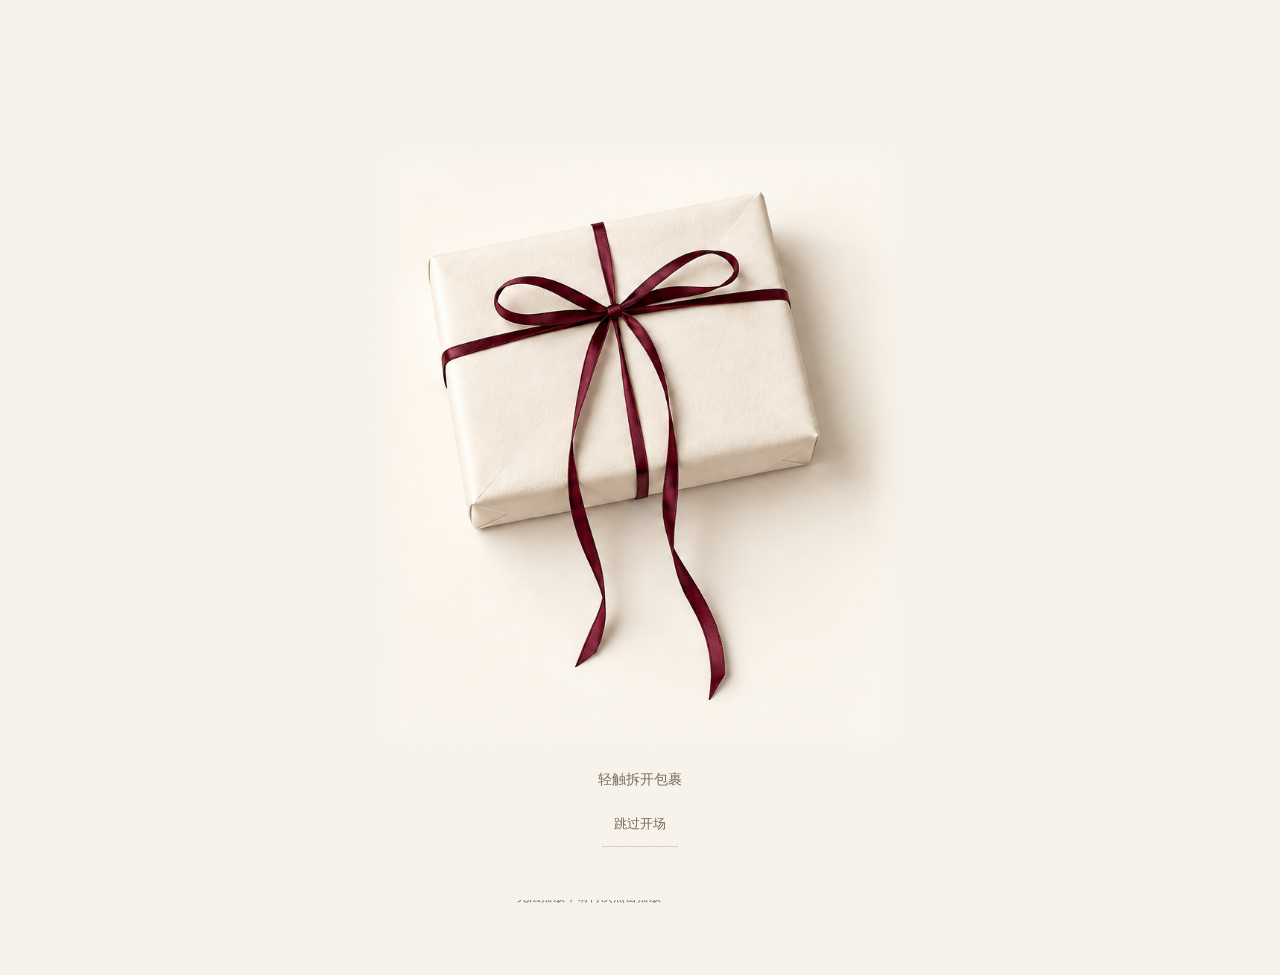
<file: index.html>
<!doctype html>
<html lang="zh-CN">
<head>
  <meta charset="utf-8">
  <meta name="viewport" content="width=device-width, initial-scale=1">
  <meta name="theme-color" content="#f7f3eb">
  <title>Eleanor</title>
  <link rel="icon" href="data:,">
  <link rel="stylesheet" href="styles.css">
  <script src="content.js" defer></script>
  <script src="script.js" defer></script>
</head>
<body data-page="home">
  <a class="skip-link" href="#main">跳至内容</a>
  <header class="site-header">
    <a class="site-mark" href="index.html" aria-label="首页"><svg viewBox="0 0 32 32" aria-hidden="true"><path d="M5 8h13v18H5zM11 4h16v19h-5M9 19l3-4 3 3"/></svg></a>
    <nav aria-label="页面"><a href="index.html" data-nav="home">首页</a><span aria-hidden="true">/</span><a href="voices.html" data-nav="voices">语音贺卡</a><span aria-hidden="true">/</span><a href="photos.html" data-nav="photos">相册</a></nav>
  </header>
  <main id="main" class="page home-page" tabindex="-1">
    <header id="hero" class="hero" hidden><h1 id="hero-title" hidden></h1><p id="hero-body" hidden></p></header>
    <section class="gift-intro" aria-label="页面入口">
      <a href="voices.html" class="letter-entry" aria-label="打开语音贺卡">
        <span class="entry-paper" aria-hidden="true"><span class="paper-lines"></span></span>
        <span class="entry-envelope" aria-hidden="true"><span class="envelope-fold"></span><span class="wax-seal" id="voice-entry-count">09</span></span>
        <span class="entry-label"><span data-label="message">语音贺卡</span><svg viewBox="0 0 24 24" aria-hidden="true"><path d="M4 12h15m-6-6 6 6-6 6"/></svg></span>
      </a>
      <a href="photos.html" class="album-entry" aria-label="打开相册">
        <span class="album-cover" aria-hidden="true"><span class="album-spine"></span><span class="album-frame"><svg viewBox="0 0 32 32"><path d="M5 5h22v22H5zM5 23l8-10 6 7 3-3 5 6"/><circle cx="22" cy="11" r="2"/></svg></span><span id="album-entry-count" class="album-count">06</span></span>
        <span class="entry-label"><span data-label="album">相册</span><svg viewBox="0 0 24 24" aria-hidden="true"><path d="M4 12h15m-6-6 6 6-6 6"/></svg></span>
      </a>
    </section>
    <footer class="home-music"><div id="music-player" class="music-mini"></div></footer>
    <noscript>请启用 JavaScript 以使用播放器和照片查看器。</noscript>
  </main>
  <dialog id="parcel-dialog" class="parcel-dialog" aria-label="拆开包裹" aria-describedby="parcel-hint">
    <div class="parcel-content">
      <header id="opening-copy" class="opening-copy"><h2 id="parcel-heading" class="parcel-heading" hidden></h2><p id="opening-body" hidden></p></header>
      <button id="parcel-open" class="parcel-open" type="button" aria-label="拆开包裹">
        <span class="parcel-scene"><svg class="parcel-art" viewBox="420 180 730 820" aria-hidden="true" focusable="false">
          <defs>
            <image id="parcel-photo" width="1536" height="1024" />
            <image id="parcel-paper-photo" width="1536" height="1024" />
            <!-- Isolate the burgundy ribbon for motion; the approved photo is untouched. -->
            <filter id="ribbon-color-mask" color-interpolation-filters="sRGB" x="-15%" y="-15%" width="130%" height="130%">
              <feColorMatrix type="matrix" values="1 0 0 0 0  0 1 0 0 0  0 0 1 0 0  9 -9 0 0 -.65" />
              <feComponentTransfer><feFuncA type="discrete" tableValues="0 1" /></feComponentTransfer>
            </filter>
            <g id="parcel-ribbon-photo" filter="url(#ribbon-color-mask)"><use href="#parcel-photo" /></g>
            <clipPath id="clip-ribbon-top"><path d="M700 270H780L767 396 735 407Z" /></clipPath>
            <clipPath id="clip-ribbon-left"><path d="M480 427 735 394 752 421 500 530Z" /></clipPath>
            <clipPath id="clip-ribbon-right"><path d="M765 393 1010 357 1030 423 763 434Z" /></clipPath>
            <clipPath id="clip-bow-left"><path d="M560 333H720L740 398 725 421 550 425Z" /></clipPath>
            <clipPath id="clip-bow-right"><path d="M756 383 811 309H943V392L772 415Z" /></clipPath>
            <clipPath id="clip-tail-left"><path d="M732 425 751 430 782 670 752 925H643V504Z" /></clipPath>
            <clipPath id="clip-tail-right"><path d="M761 425 824 461 927 961H795L759 704 750 433Z" /></clipPath>
            <clipPath id="clip-knot"><path d="M733 394 767 393 774 431 741 440Z" /></clipPath>
          </defs>
          <g class="parcel-paper-base"><use href="#parcel-paper-photo" /></g>
          <g class="ribbon-pieces">
            <g class="ribbon-piece ribbon-top"><g clip-path="url(#clip-ribbon-top)"><use href="#parcel-ribbon-photo" /></g></g>
            <g class="ribbon-piece ribbon-left"><g clip-path="url(#clip-ribbon-left)"><use href="#parcel-ribbon-photo" /></g></g>
            <g class="ribbon-piece ribbon-right"><g clip-path="url(#clip-ribbon-right)"><use href="#parcel-ribbon-photo" /></g></g>
            <g class="ribbon-piece ribbon-loop-left"><g clip-path="url(#clip-bow-left)"><use href="#parcel-ribbon-photo" /></g></g>
            <g class="ribbon-piece ribbon-loop-right"><g clip-path="url(#clip-bow-right)"><use href="#parcel-ribbon-photo" /></g></g>
            <g class="ribbon-piece ribbon-tail-left"><g clip-path="url(#clip-tail-left)"><use href="#parcel-ribbon-photo" /></g></g>
            <g class="ribbon-piece ribbon-tail-right"><g clip-path="url(#clip-tail-right)"><use href="#parcel-ribbon-photo" /></g></g>
            <g class="ribbon-piece ribbon-knot"><g clip-path="url(#clip-knot)"><use href="#parcel-ribbon-photo" /></g></g>
          </g>
          <g class="parcel-approved-cover"><use href="#parcel-photo" /></g>
        </svg></span>
      </button>
      <p id="parcel-hint" class="parcel-hint" data-label="openParcel">轻触拆开包裹</p>
      <button id="parcel-skip" class="text-button parcel-skip" type="button" data-label="skipOpening">跳过开场</button>
    </div>
  </dialog>
</body>
</html>
</file>
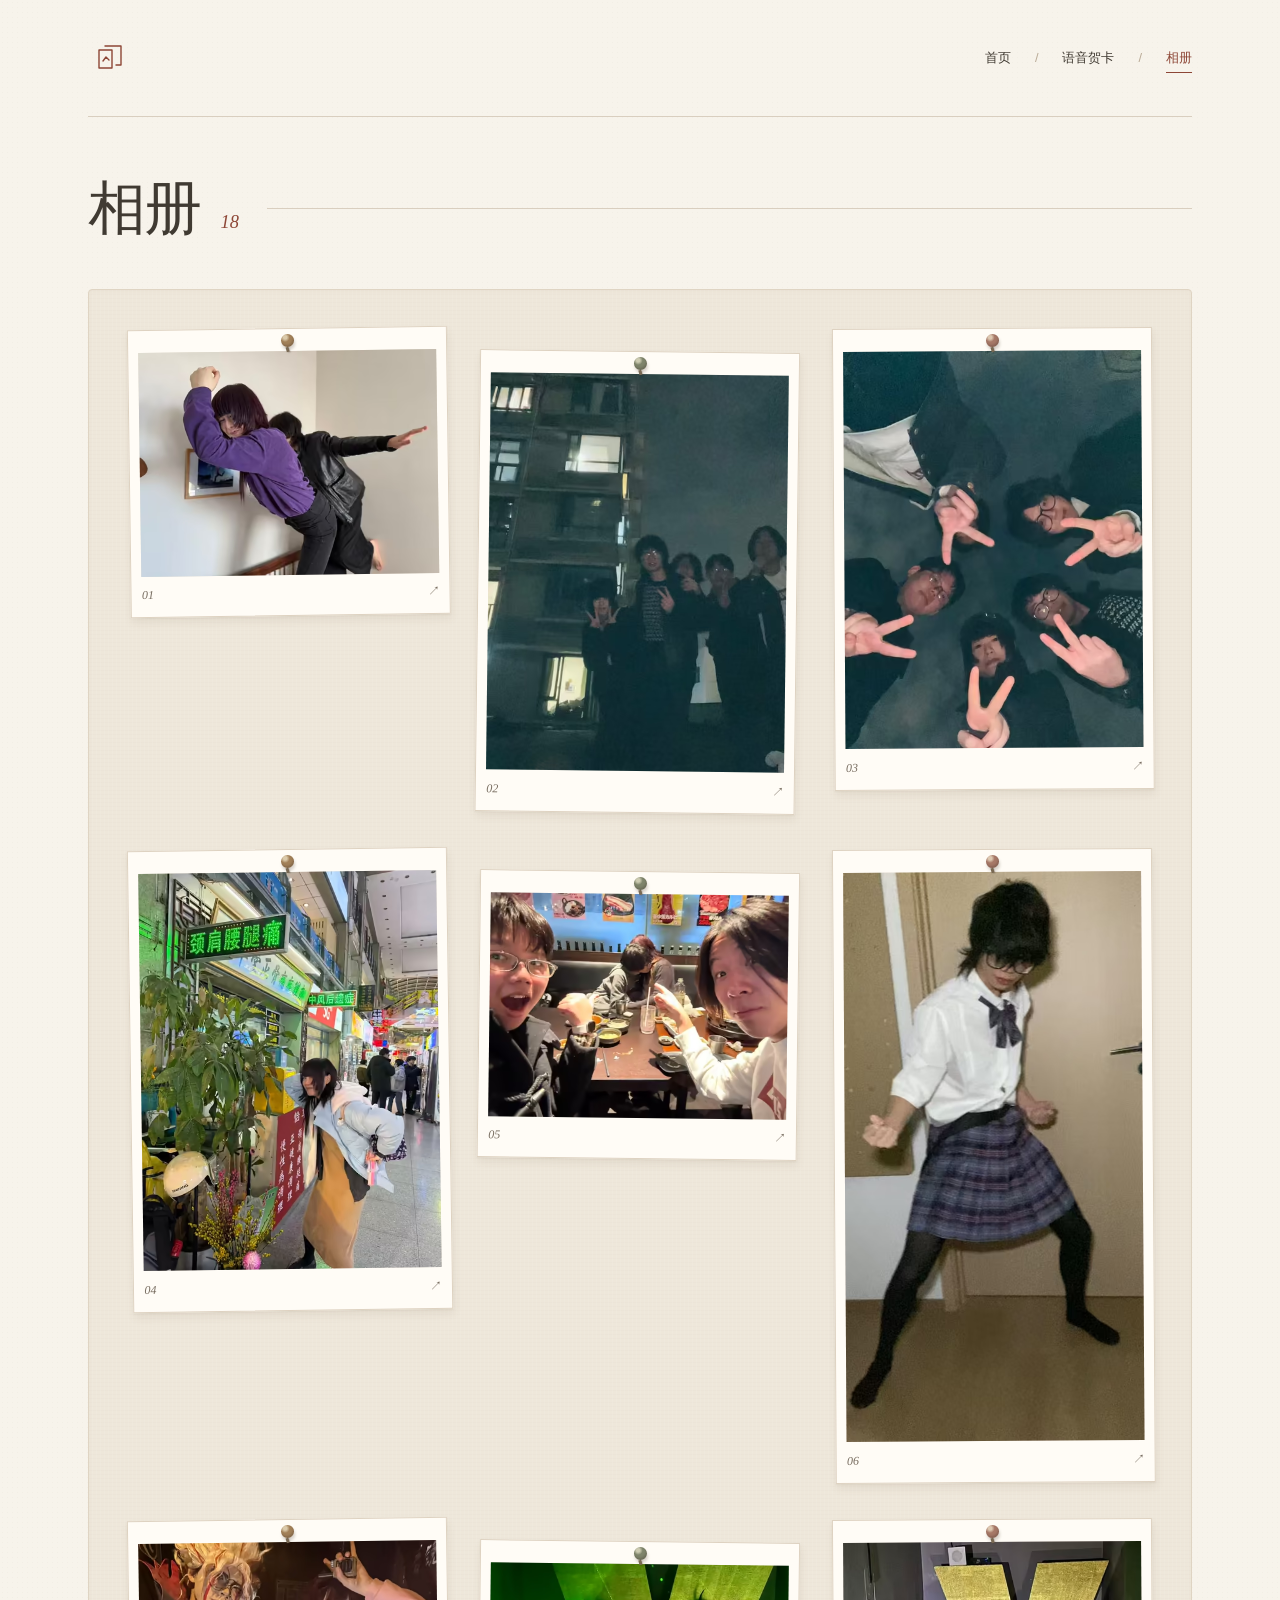
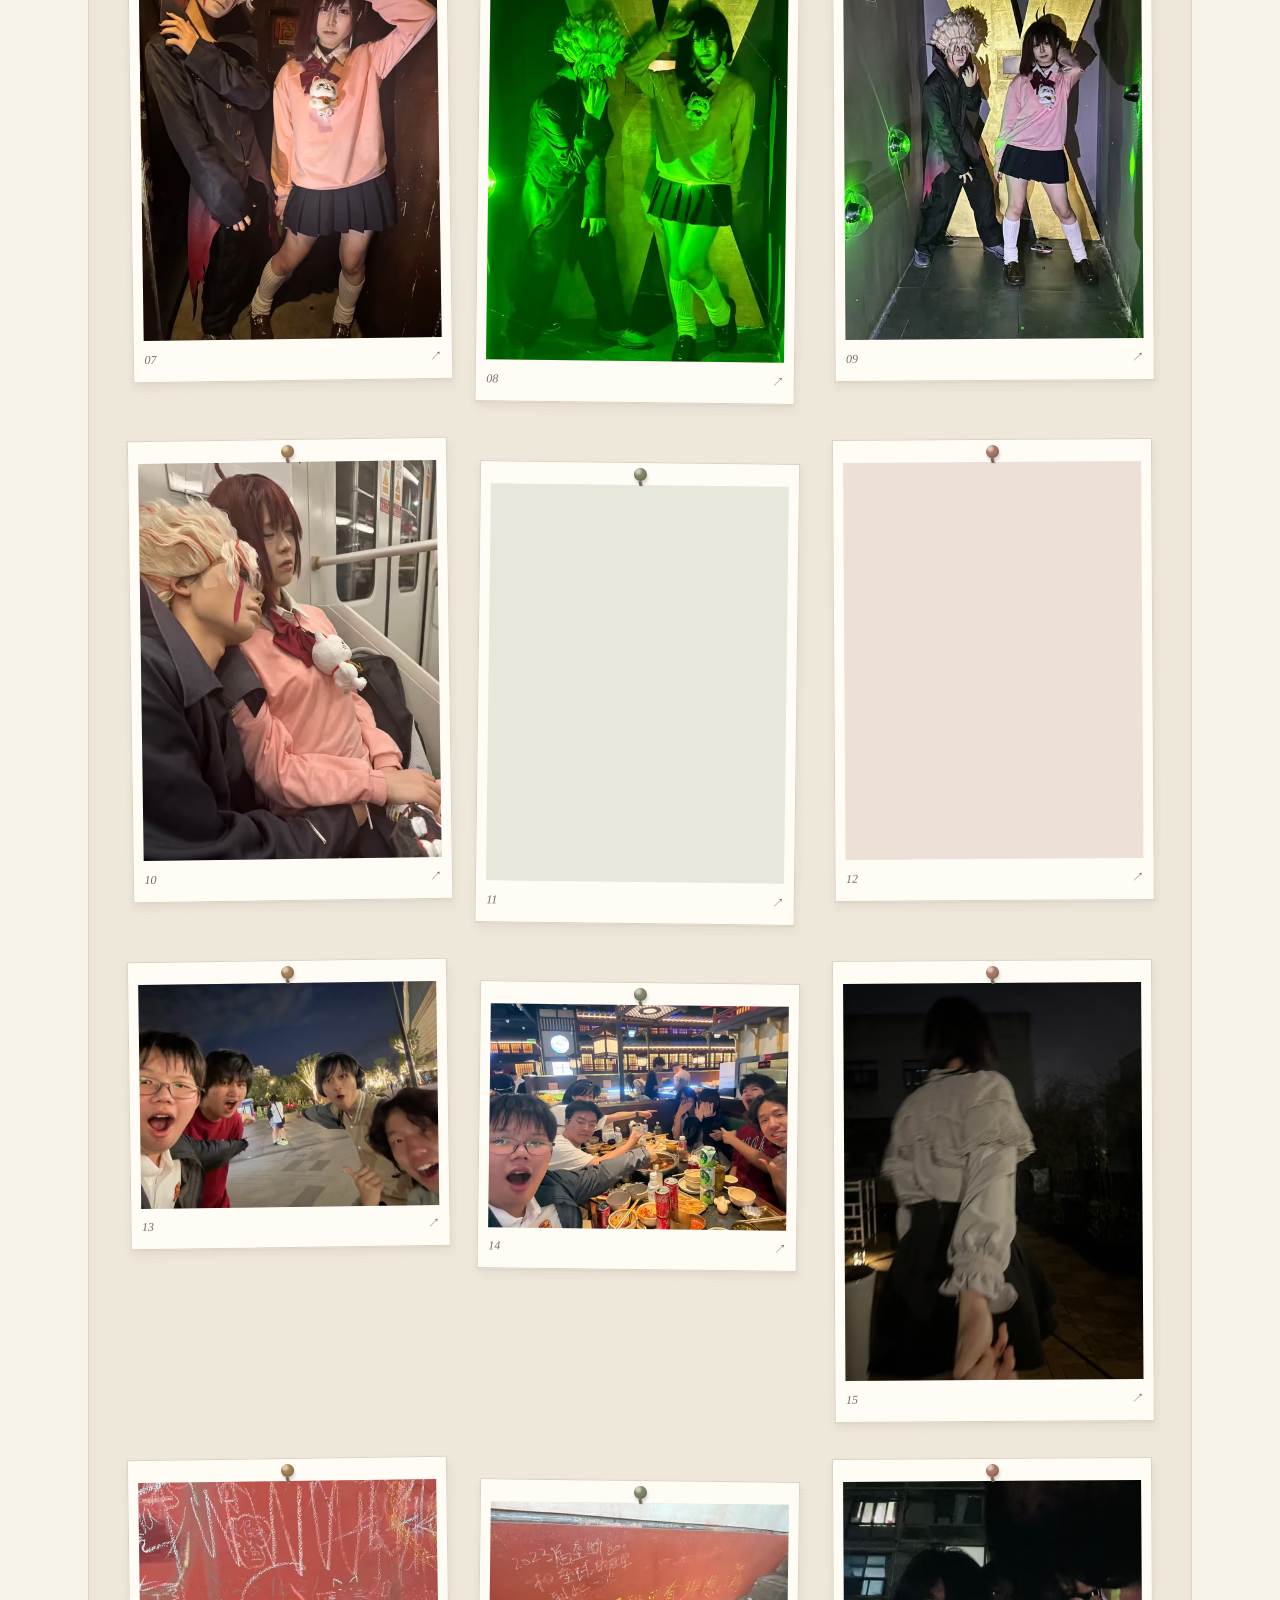
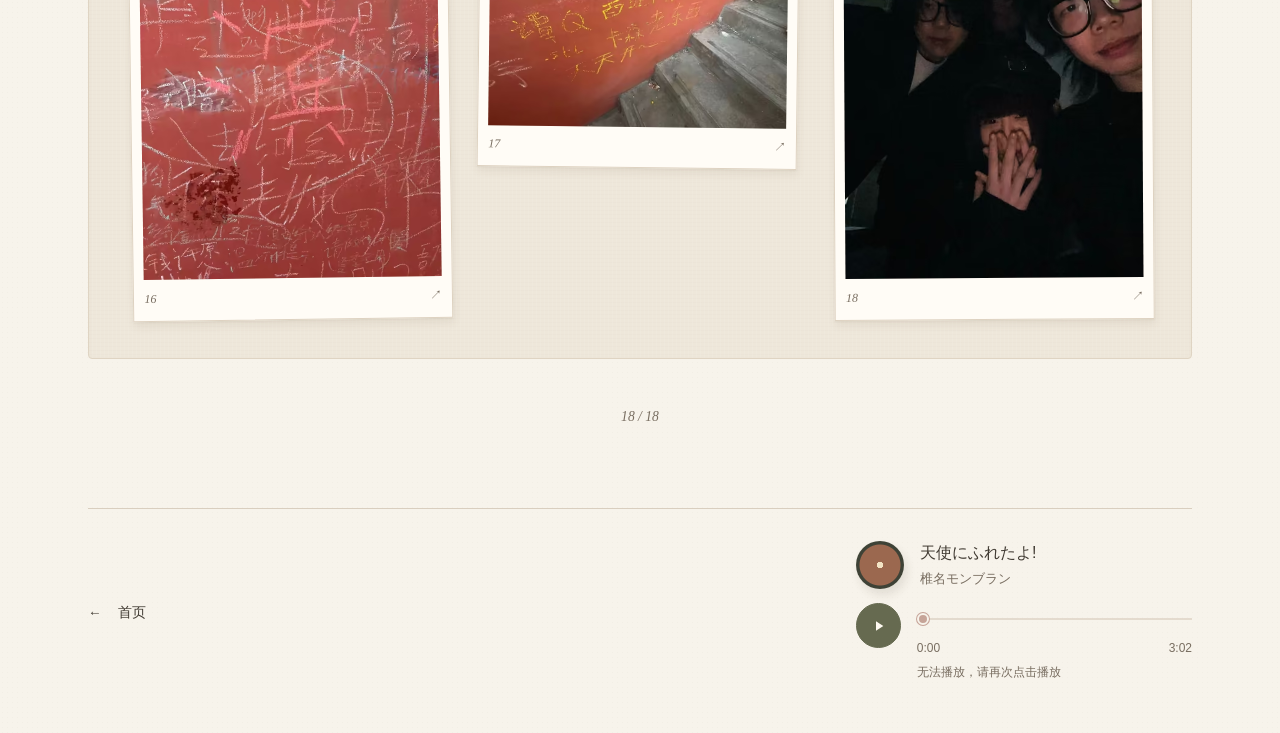
<file: photos.html>
<!doctype html>
<html lang="zh-CN">
<head>
  <meta charset="utf-8">
  <meta name="viewport" content="width=device-width, initial-scale=1">
  <meta name="theme-color" content="#f7f3eb">
  <title>相册 · Eleanor</title>
  <link rel="icon" href="data:,">
  <link rel="stylesheet" href="styles.css">
  <script src="content.js" defer></script>
  <script src="script.js" defer></script>
</head>
<body data-page="photos">
  <a class="skip-link" href="#main">跳至内容</a>
  <header class="site-header">
    <a class="site-mark" href="index.html" aria-label="首页"><svg viewBox="0 0 32 32" aria-hidden="true"><path d="M5 8h13v18H5zM11 4h16v19h-5M9 19l3-4 3 3"/></svg></a>
    <nav aria-label="页面"><a href="index.html" data-nav="home">首页</a><span aria-hidden="true">/</span><a href="voices.html" data-nav="voices">语音贺卡</a><span aria-hidden="true">/</span><a href="photos.html" data-nav="photos">相册</a></nav>
  </header>
  <main id="main" class="page album-page" tabindex="-1">
    <section id="photos" class="photos" aria-labelledby="photos-heading">
      <div class="section-heading"><h1 id="photos-heading">相册</h1><span id="photo-count" class="section-count" aria-hidden="true"></span><span class="heading-line" aria-hidden="true"></span></div>
      <div id="photo-grid" class="photo-grid"></div>
      <p id="photos-empty" class="empty-state" hidden></p>
      <div class="gallery-bottom"><p id="gallery-progress" class="gallery-progress" role="status"></p><button id="load-more" type="button" class="text-button" hidden>加载更多照片</button></div>
    </section>
    <footer class="voice-footer"><a class="back-link" href="index.html"><span aria-hidden="true">←</span><span data-label="home">首页</span></a><div id="music-player" class="music-mini"></div></footer>
    <noscript>请启用 JavaScript 以使用播放器和照片查看器。</noscript>
  </main>
  <dialog id="viewer" class="viewer" aria-labelledby="viewer-title">
    <div class="viewer-panel">
      <div class="viewer-toolbar"><h2 id="viewer-title">照片</h2><button id="viewer-close" class="icon-button" type="button" aria-label="关闭图片查看器" autofocus></button></div>
      <div id="viewer-stage" class="viewer-stage" aria-busy="false"><p id="viewer-status" role="status"></p></div>
      <div class="viewer-navigation"><button id="viewer-prev" class="icon-button" type="button" aria-label="上一张"></button><p id="viewer-counter" aria-live="polite" aria-atomic="true"></p><button id="viewer-next" class="icon-button" type="button" aria-label="下一张"></button></div>
      <p id="viewer-caption" class="viewer-caption" hidden></p>
    </div>
  </dialog>
</body>
</html>
</file>
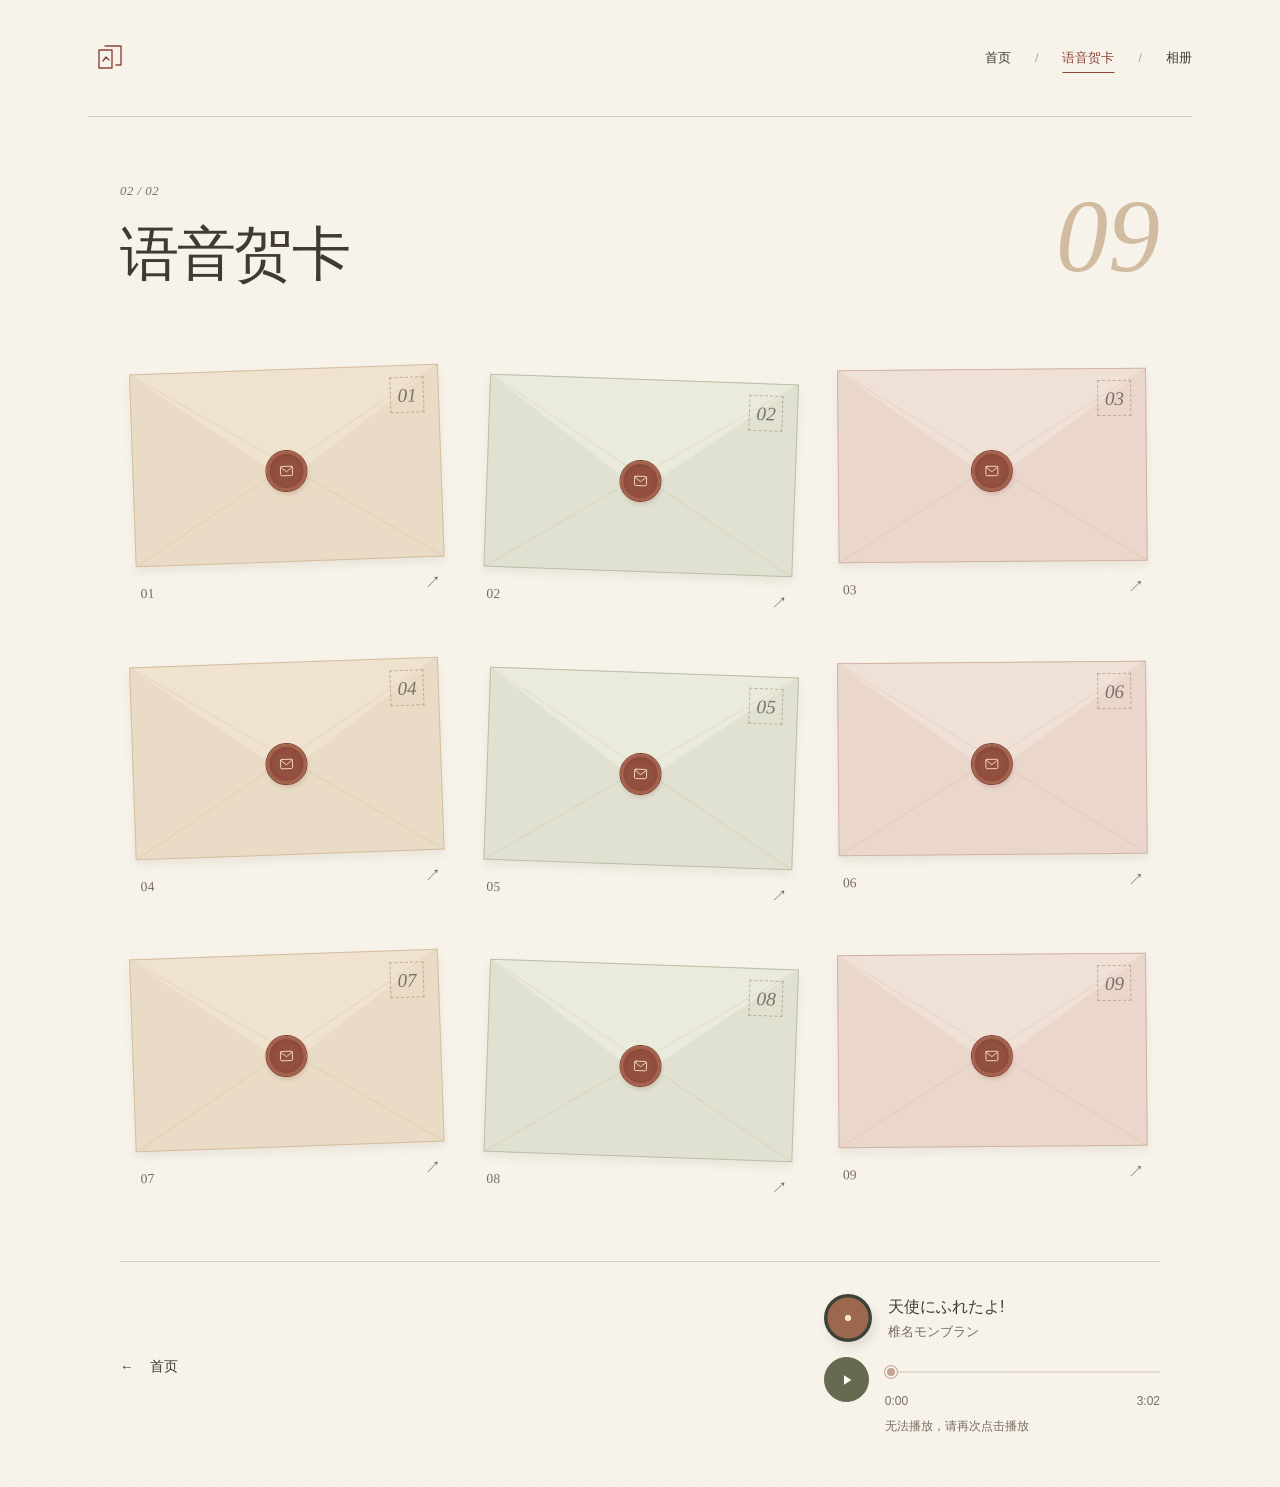
<file: voices.html>
<!doctype html>
<html lang="zh-CN">
<head>
  <meta charset="utf-8">
  <meta name="viewport" content="width=device-width, initial-scale=1">
  <meta name="theme-color" content="#f7f3eb">
  <title>语音贺卡 · Eleanor</title>
  <link rel="icon" href="data:,">
  <link rel="stylesheet" href="styles.css">
  <script src="content.js" defer></script>
  <script src="script.js" defer></script>
</head>
<body data-page="voices">
  <a class="skip-link" href="#main">跳至内容</a>
  <header class="site-header">
    <a class="site-mark" href="index.html" aria-label="首页"><svg viewBox="0 0 32 32" aria-hidden="true"><path d="M5 8h13v18H5zM11 4h16v19h-5M9 19l3-4 3 3"/></svg></a>
    <nav aria-label="页面"><a href="index.html" data-nav="home">首页</a><span aria-hidden="true">/</span><a href="voices.html" data-nav="voices">语音贺卡</a><span aria-hidden="true">/</span><a href="photos.html" data-nav="photos">相册</a></nav>
  </header>
  <main id="main" class="page voice-page" tabindex="-1">
    <div class="voice-heading"><div><span class="page-index" aria-hidden="true">02 / 02</span><h1 data-label="message">语音贺卡</h1></div><span id="voice-count" class="voice-total" aria-hidden="true">09</span></div>
    <div id="voice-grid" class="voice-grid"></div>
    <p id="voices-empty" class="empty-state" hidden></p>
    <footer class="voice-footer"><a class="back-link" href="index.html"><span aria-hidden="true">←</span><span data-label="home">首页</span></a><div id="music-player" class="music-mini"></div></footer>
    <noscript>请启用 JavaScript 以使用语音贺卡。</noscript>
  </main>
  <dialog id="letter-dialog" class="letter-dialog" aria-labelledby="letter-title">
    <div class="letter-sheet">
      <div class="letter-toolbar"><span id="letter-number" class="page-index"></span><button id="letter-close" class="icon-button" type="button" aria-label="关闭语音贺卡" autofocus></button></div>
      <span class="letter-emblem" aria-hidden="true"><svg viewBox="0 0 24 24"><path d="M3 8l9-5 9 5v12H3zM3 8l9 7 9-7"/></svg></span>
      <h2 id="letter-title">语音贺卡</h2>
      <p id="letter-note" class="letter-note" hidden></p>
      <div id="voice-players"></div>
      <div class="letter-navigation"><button id="letter-prev" class="text-button" type="button">上一份</button><p id="letter-counter" aria-live="polite" aria-atomic="true"></p><button id="letter-next" class="text-button" type="button">下一份</button></div>
    </div>
  </dialog>
</body>
</html>
</file>
<file: styles.css>
/* Project choices: warm paper, local serif headings, restrained physical detail.
   Motion is limited to pointer feedback; keyboard and reduced-motion are static. */
:root {
  color-scheme: light;
  --paper: #f7f3eb; --ink: #403a32; --muted: #786d60;
  --accent: #8d4636; --line: #d9cebf; --olive: #666a50;
  --serif: "Songti SC", "Noto Serif CJK SC", "STSong", Georgia, serif;
  --ease-out: cubic-bezier(.23, 1, .32, 1);
  font: 100%/1.6 -apple-system, BlinkMacSystemFont, "Segoe UI", "PingFang SC", "Microsoft YaHei", sans-serif;
  color: var(--ink); background: var(--paper); font-synthesis: none;
  -webkit-text-size-adjust: 100%;
}
*, *::before, *::after { box-sizing: border-box; }
body { margin: 0; background-image: radial-gradient(#8f78640b .7px, transparent .7px); background-size: 5px 5px; }
[hidden] { display: none !important; }
button, input { font: inherit; }
a { color: inherit; text-decoration: none; }
button, a { -webkit-tap-highlight-color: transparent; touch-action: manipulation; }
button { color: inherit; cursor: pointer; }
button:disabled { cursor: default; }
:focus-visible { outline: 3px solid var(--accent); outline-offset: 5px; }
button:active:not(:disabled), .letter-entry:active { transform: scale(.98); }
button:focus-visible:active { transform: none; }
svg { width: 1.5rem; height: 1.5rem; fill: none; stroke: currentColor; stroke-width: 1.4; stroke-linecap: round; stroke-linejoin: round; flex: none; }
h1, h2, p { margin: 0; }
h1, h2 { font-weight: 500; overflow-wrap: anywhere; }
.site-header, .page { width: min(100% - 5rem, 69rem); margin-inline: auto; }
.site-header { display: flex; justify-content: space-between; align-items: center; padding: 2.25rem 0; border-bottom: 1px solid var(--line); }
.site-mark { display: grid; place-items: center; min-width: 44px; min-height: 44px; color: var(--accent); }
.site-mark svg { width: 2rem; height: 2rem; }
.site-header nav { display: flex; align-items: center; gap: 1.5rem; font-size: .8rem; }
.site-header nav a { display: flex; align-items: center; min-height: 44px; }
.site-header nav span { color: #baab97; }
.site-header nav [aria-current] { color: var(--accent); text-decoration: underline; text-underline-offset: .65rem; text-decoration-thickness: 1px; }
.page { padding-bottom: 2rem; }
.page:focus { outline: none; }
.skip-link { position: fixed; top: .75rem; left: 1rem; z-index: 5; padding: .65rem 1rem; color: white; background: var(--ink); transform: translateY(-200%); }
.skip-link:focus { transform: none; }
.hero { max-width: 48rem; padding: 4rem 0 0; overflow-wrap: anywhere; }
.hero h1 { font: 500 clamp(2rem, 5vw, 4rem)/1.3 var(--serif); }
.hero p { color: var(--muted); white-space: pre-line; line-height: 1.9; margin-top: 1rem; }
.hero h1[hidden] + p { margin-top: 0; }
.gift-intro { display: grid; grid-template-columns: 1.1fr 1fr; gap: 7rem; align-items: center; padding: 4rem 2.5rem 4.5rem; }
.letter-entry { position: relative; display: block; padding-top: 2rem; max-width: 26rem; width: 100%; isolation: isolate; }
.entry-envelope { position: relative; display: grid; place-items: center; aspect-ratio: 1.9; width: 100%; background: #e7d8c3; border: 1px solid #d4bfa3; box-shadow: 0 10px 18px #6f492915; transform: rotate(-3deg); }
.entry-envelope::after, .envelope-face::after { content: ""; position: absolute; inset: 0; background: linear-gradient(32deg, transparent 49.6%, #b69a7426 50%, transparent 50.4%), linear-gradient(-32deg, transparent 49.6%, #b69a7426 50%, transparent 50.4%); pointer-events: none; }
.envelope-fold { position: absolute; inset: 0; clip-path: polygon(0 0, 100% 0, 50% 58%); background: #efe2cf; filter: drop-shadow(0 1px 0 #c5ab89); }
.entry-paper { position: absolute; left: 8%; right: 7%; height: 73%; top: 0; background: #fffcf5; border: 1px solid #e2d7c7; transform: rotate(3deg); z-index: -1; padding: 1.5rem 2rem; }
.paper-lines { display: block; height: 3rem; width: 50%; background: repeating-linear-gradient(to bottom, transparent 0 15px, #c8b79a 15px 16px); opacity: .5; }
.wax-seal { position: relative; z-index: 1; display: grid; place-items: center; width: 3.3rem; height: 3.3rem; border-radius: 50%; background: #934f3f; color: #f5debc; font: italic 1.35rem/1 Georgia, serif; border: 4px solid #a3614e; outline: 1px solid #86422f; box-shadow: inset 0 1px 4px #54241835, 1px 3px 4px #723d3433; }
.entry-label { display: flex; align-items: center; justify-content: space-between; padding: 1.6rem .4rem 0; font-family: var(--serif); font-size: 1.125rem; }
.entry-label svg { width: 1.3rem; height: 1.3rem; }
.record-player { min-width: 0; }
.player { min-width: 0; }
.player-header { display: flex; align-items: center; gap: 1.25rem; }
.player h2 { font-size: 1rem; line-height: 1.5; overflow-wrap: anywhere; }
.player-track-info { min-width: 0; }
.player-credit { margin-top: .2rem; color: var(--muted); font-size: .8125rem; line-height: 1.5; overflow-wrap: anywhere; }
.player-art { display: grid; place-items: center; flex: none; }
.player--song .player-header { display: grid; grid-template-columns: 8.5rem minmax(0, 1fr); }
.player--song .player-art { width: 8.5rem; height: 8.5rem; border-radius: 50%; color: #faf1db; background: radial-gradient(circle at center, #f2e3c4 0 3px, #9b684f 3px 20px, #3e4236 21px 23px, transparent 24px), repeating-radial-gradient(circle at center, #424639 0 2px, #4d5143 2px 3px, #424639 3px 5px); box-shadow: 3px 6px 10px #4035211c; }
.player--song .player-art svg { display: none; }
.player-controls { display: flex; align-items: center; gap: 1rem; margin-top: 1.35rem; }
.play-button { display: grid; place-items: center; width: 2.8rem; height: 2.8rem; flex: none; border: 1px solid var(--accent); border-radius: 50%; background: var(--accent); color: #fff9ee; }
.play-button svg { width: 1rem; height: 1rem; }
.player--song .play-button { color: #fffaf2; background: var(--olive); border-color: var(--olive); }
.timeline { flex: 1; min-width: 0; }
.seek { display: block; width: 100%; height: 2.75rem; margin: 0; padding: 0; appearance: none; -webkit-appearance: none; background: transparent; cursor: pointer; accent-color: var(--accent); }
.seek::-webkit-slider-runnable-track { height: 2px; background: linear-gradient(to right, var(--accent) var(--progress, 0%), #cdbdab var(--progress, 0%)); }
.seek::-webkit-slider-thumb { -webkit-appearance: none; width: 12px; height: 12px; margin-top: -5px; border: 2px solid var(--paper); border-radius: 50%; background: var(--accent); box-shadow: 0 0 0 1px var(--accent); }
.seek::-moz-range-track { height: 2px; background: #cdbdab; }
.seek::-moz-range-progress { height: 2px; background: var(--accent); }
.seek::-moz-range-thumb { width: 9px; height: 9px; border: 2px solid var(--paper); border-radius: 50%; background: var(--accent); box-shadow: 0 0 0 1px var(--accent); }
.seek:disabled { opacity: .45; cursor: default; }
.times { display: flex; justify-content: space-between; font-size: .75rem; color: var(--muted); line-height: 1.2; font-variant-numeric: tabular-nums; }
.player-status { min-height: 1.4rem; font-size: .75rem; color: var(--muted); margin-top: .8rem; margin-left: 3.8rem; overflow-wrap: anywhere; }
.section-heading { display: flex; align-items: baseline; gap: 1.25rem; margin-bottom: 2.75rem; }
.section-heading h1, .section-heading h2 { font: 500 clamp(2.4rem, 5vw, 3.6rem)/1.25 var(--serif); letter-spacing: -.03em; }
.section-count { font: italic 1.15rem/1 Georgia, serif; color: var(--accent); }
.heading-line { height: 1px; flex: 1; background: var(--line); align-self: center; margin-left: .5rem; }
/* Pins and paper are CSS decoration; original photo bytes remain untouched. */
.photo-grid { display: grid; grid-template-columns: repeat(3, minmax(0, 1fr)); align-items: start; gap: 2.25rem 2rem; padding: clamp(1.25rem, 3vw, 2.5rem); border: 1px solid #dfd4c3; border-radius: 4px; background-color: #eee7da; background-image: repeating-linear-gradient(0deg, transparent 0 3px, #99806405 3px 4px), repeating-linear-gradient(90deg, transparent 0 3px, #fffaf515 3px 4px); box-shadow: inset 0 1px 5px #70563708; }
.photo { margin: 0; min-width: 0; --photo-angle: -.8deg; --pin-color: #a28058; }
.photo:nth-child(3n + 2) { --photo-angle: .7deg; --pin-color: #7e846b; padding-top: 1.4rem; }
.photo:nth-child(3n) { --photo-angle: -.35deg; --pin-color: #a67867; }
.photo-button { position: relative; display: block; width: 100%; padding: 1.4rem .65rem .15rem; border: 1px solid #ded2c1; background: #fffcf6; box-shadow: 1px 5px 9px #604a3214, 0 1px 2px #604a3210; text-align: left; transform: rotate(var(--photo-angle)); transform-origin: 50% .7rem; }
.photo-pin { position: absolute; z-index: 1; top: .32rem; left: calc(50% - .4rem); width: .8rem; height: .8rem; border-radius: 50%; background: radial-gradient(circle at 32% 26%, #fff9de9c 0 13%, transparent 35%), var(--pin-color); box-shadow: inset -1px -2px 2px #3e302945, 1px 3px 3px #44372838; pointer-events: none; }
.photo-pin::after { content: ""; position: absolute; width: 3px; height: 5px; left: calc(50% - 1px); top: 100%; background: #796953; transform: rotate(-15deg); box-shadow: 1px 1px 1px #49372930; }
.photo-window { position: relative; display: block; aspect-ratio: 4 / 5; background: #e9e1d4; }
.photo-button img { width: 100%; height: 100%; position: absolute; display: block; object-fit: contain; image-orientation: from-image; }
.photo-placeholder { position: absolute; inset: 0; display: grid; place-content: center; justify-items: center; gap: .7rem; color: #7d6c54; }
.photo:nth-child(3n + 2) .photo-window { background: #e7e7db; }
.photo:nth-child(3n) .photo-window { background: #ede0d7; }
.photo-placeholder svg { width: 1.8rem; height: 1.8rem; stroke-width: 1; }
.photo-placeholder span { font-size: .72rem; }
.photo-bottom { display: flex; justify-content: space-between; align-items: center; min-height: 2.4rem; color: var(--muted); font-size: .75rem; }
.photo-index { font-family: Georgia, serif; font-style: italic; }
.photo figcaption { font-size: .85rem; color: var(--muted); overflow-wrap: anywhere; white-space: pre-line; margin: .75rem .2rem 0; }
.gallery-bottom { padding: 3rem 0; text-align: center; }
.gallery-progress { font: italic .85rem/1.5 Georgia, serif; color: var(--muted); }
.text-button { border: 0; border-bottom: 1px solid var(--line); background: transparent; min-height: 44px; padding: .5rem .75rem; font-size: .8rem; }
#load-more { margin-top: 1rem; }
.empty-state { padding: 3rem 0; color: var(--muted); }
.page-footer { border-top: 1px solid var(--line); padding-top: 1.5rem; }
.page-footer a { display: flex; justify-content: space-between; align-items: center; min-height: 44px; font-size: .85rem; }
/* Nine letters, each a real navigation target rather than a playback dashboard. */
.voice-page { max-width: 65rem; }
.voice-heading { display: flex; justify-content: space-between; align-items: center; gap: 2rem; padding: 3.75rem 0 3rem; }
.page-index { font: italic .8rem/1.4 Georgia, serif; color: var(--muted); letter-spacing: .04em; }
.voice-heading h1 { font: 500 clamp(2.4rem, 5vw, 3.7rem)/1.35 var(--serif); margin-top: .75rem; letter-spacing: -.03em; }
.voice-total { font: italic clamp(4rem, 9vw, 6.5rem)/1 Georgia, serif; color: #d1bca1; }
.voice-grid { display: grid; grid-template-columns: repeat(3, minmax(0, 1fr)); gap: 2.5rem 2.75rem; padding: 1rem .8rem 2rem; }
.voice-envelope { display: block; width: 100%; min-width: 0; padding: 0; border: 0; background: transparent; transform: rotate(-2deg); text-align: left; }
.voice-envelope:nth-child(3n + 2) { transform: rotate(2deg); margin-top: 1.25rem; }
.voice-envelope:nth-child(3n) { transform: rotate(-.5deg); }
.envelope-face { position: relative; display: grid; place-items: center; width: 100%; aspect-ratio: 1.6; background: #e9dbc5; border: 1px solid #d5bea0; box-shadow: 0 5px 8px #6c512216; }
.voice-envelope:nth-child(3n + 2) .envelope-face { background: #e0e1d1; border-color: #bcbfa8; }
.voice-envelope:nth-child(3n + 2) .envelope-fold { background: #eaebdd; }
.voice-envelope:nth-child(3n) .envelope-face { background: #ead6cb; border-color: #d1b4a5; }
.voice-envelope:nth-child(3n) .envelope-fold { background: #f0e1d7; }
.envelope-stamp { position: absolute; right: .85rem; top: .7rem; padding: .4rem; border: 1px dashed #a89173; font: italic 1.2rem/1.1 Georgia, serif; opacity: .65; }
.envelope-face .wax-seal { width: 2.5rem; height: 2.5rem; border-width: 3px; margin-top: .7rem; }
.wax-seal svg { width: 1rem; height: 1rem; }
.envelope-meta { display: flex; justify-content: space-between; gap: 1rem; align-items: baseline; min-height: 2.5rem; padding: .8rem .25rem 0; color: var(--muted); }
.envelope-name { font: 500 .85rem/1.5 var(--serif); overflow-wrap: anywhere; }
.envelope-open { font-size: 1rem; }
.voice-footer { display: grid; grid-template-columns: minmax(min-content, 1fr) minmax(0, 21rem); gap: 3rem; align-items: center; padding: 2rem 0 1rem; margin-top: 2rem; border-top: 1px solid var(--line); }
.back-link { display: flex; align-items: center; gap: 1rem; min-height: 44px; width: fit-content; font-size: .85rem; }
.music-mini .player-header { display: flex; gap: 1rem; }
.music-mini .player-art { width: 3rem; height: 3rem; background-size: auto; }
.music-mini .player-controls { margin-top: .5rem; }
.music-mini .player-status { margin-top: .5rem; }
/* Photo darkroom; controls never cover the image. */
.viewer, .letter-dialog { position: fixed; inset: 0; width: 100%; height: 100%; height: 100dvh; max-width: none; max-height: none; margin: 0; padding: 1.5rem; border: 0; background: transparent; overscroll-behavior: contain; }
.viewer[open], .letter-dialog[open] { display: grid; place-items: center; }
.viewer { color: #fff8ea; }
.viewer::backdrop { background: #29251fed; }
.viewer-panel { width: min(100%, 64rem); max-height: 100%; display: flex; flex-direction: column; min-height: 0; }
.viewer-toolbar { display: flex; align-items: center; justify-content: space-between; gap: 1rem; flex: none; padding-bottom: .75rem; }
.viewer-toolbar h2 { font-size: .875rem; }
.icon-button { display: grid; place-items: center; width: 2.75rem; height: 2.75rem; flex: none; border: 1px solid #ffffff50; border-radius: 50%; background: transparent; color: inherit; }
.icon-button:disabled { opacity: .3; }
.viewer :focus-visible { outline-color: #f0cf95; }
.viewer-stage { display: grid; place-items: center; position: relative; height: min(65vh, 46rem); height: min(65dvh, 46rem); min-height: 0; }
.viewer-stage img { display: block; width: 100%; height: 100%; object-fit: contain; min-height: 0; }
.viewer-stage p { position: absolute; inset: 0; display: grid; place-items: center; color: #dfd6c9; font-size: .875rem; }
.viewer-navigation { display: flex; align-items: center; justify-content: center; gap: 1.5rem; padding-top: 1rem; flex: none; }
.viewer-navigation p { min-width: 4rem; text-align: center; font-variant-numeric: tabular-nums; font-size: .8rem; }
.viewer-caption { overflow: auto; max-height: 5rem; margin-top: 1rem; text-align: center; font-size: .875rem; white-space: pre-line; overflow-wrap: anywhere; }
/* The opened letter uses a single paper surface, with the recording at its centre. */
.letter-dialog { color: var(--ink); }
.letter-dialog::backdrop { background: #4a3c2b8c; backdrop-filter: blur(4px); }
.letter-sheet { width: min(100%, 34rem); max-height: 100%; overflow-y: auto; overscroll-behavior: contain; background: #fffcf5; border: 1px solid #dacbb5; padding: 1.5rem 2.75rem 2rem; box-shadow: 0 24px 80px #33201130; }
.letter-toolbar { display: flex; align-items: center; justify-content: space-between; gap: 1rem; }
.letter-toolbar .icon-button { border-color: var(--line); }
.letter-emblem { display: grid; place-items: center; width: 3.5rem; height: 3.5rem; border: 1px solid #d7bea2; border-radius: 50%; margin: 1.5rem auto; color: var(--accent); }
.letter-sheet > h2 { font: 500 clamp(1.6rem, 4vw, 2rem)/1.5 var(--serif); text-align: center; }
.letter-note { margin-top: 1.5rem; font-family: var(--serif); line-height: 1.9; white-space: pre-line; overflow-wrap: anywhere; }
.player--voice { padding-top: 1.6rem; }
.player--voice .player-header { display: none; }
.player--voice .player-controls { flex-direction: column; gap: .75rem; }
.player--voice .play-button { width: 4rem; height: 4rem; }
.player--voice .play-button svg { width: 1.35rem; height: 1.35rem; }
.player--voice .timeline { width: 100%; }
.player--voice .player-status { text-align: center; margin-left: 0; }
.letter-navigation { display: flex; justify-content: space-between; align-items: center; gap: .75rem; margin-top: 2rem; padding-top: 1.1rem; border-top: 1px solid var(--line); }
.letter-navigation p { font: italic .85rem/1.5 Georgia, serif; white-space: nowrap; color: var(--muted); }
.letter-navigation button { border-bottom: 0; }
.letter-navigation button:disabled { opacity: .4; }
@media (hover: hover) and (pointer: fine) {
  button, .letter-entry { transition: transform 180ms var(--ease-out); }
  .letter-entry:hover { transform: translateY(-3px); }
  .voice-envelope:hover { transform: translateY(-4px) rotate(0); }
  .photo-button:hover { transform: translateY(-2px) rotate(var(--photo-angle)); }
  .play-button:hover { opacity: .88; }
  .text-button:hover { color: var(--accent); }
}
@media (max-width: 900px) {
  .site-header, .page { width: calc(100% - 3rem); }
  .gift-intro { gap: 3rem; padding-inline: 1rem; }
  .player--song .player-header { grid-template-columns: 6.5rem minmax(0, 1fr); }
  .player--song .player-art { width: 6.5rem; height: 6.5rem; }
  .music-mini .player-art { width: 3rem; height: 3rem; }
  .voice-grid { gap: 2rem 1.6rem; }
  .photo-grid { grid-template-columns: repeat(2, minmax(0, 1fr)); gap: 1.75rem 1.4rem; }
}
@media (max-width: 650px) {
  .site-header, .page { width: calc(100% - 2rem); }
  .site-header { padding: 1.1rem 0; }
  .site-header nav { gap: 1rem; font-size: .75rem; }
  .gift-intro { grid-template-columns: minmax(0, 1fr); gap: 2.25rem; padding: 2.75rem 1rem 3rem; }
  .letter-entry { width: min(100%, 22rem); margin-inline: auto; }
  .record-player { width: 100%; padding-top: 1.5rem; border-top: 1px solid var(--line); container-type: inline-size; }
  .record-player .player--song { display: grid; grid-template-columns: minmax(0, 1fr) minmax(0, 1.4fr); gap: .5rem 1rem; align-items: center; }
  .record-player .player-header { display: flex; flex-direction: column; gap: .75rem; align-items: flex-start; grid-row: 1 / 3; }
  .record-player .player-art { width: 5rem; height: 5rem; }
  .record-player .player-controls { gap: .65rem; margin-top: 0; }
  .record-player .player-status { margin-left: 0; margin-top: 0; }
  .section-heading { margin-bottom: 1.75rem; gap: 1rem; }
  .photo-grid { grid-template-columns: minmax(0, 1fr); gap: 1.75rem; padding: 1.25rem; }
  .photo:nth-child(3n + 2) { padding-top: 0; }
  .photo:nth-child(2n) { padding-top: 0; }
  .photo-button { padding: 1.4rem .55rem .15rem; }
  .photo-bottom { min-height: 2rem; font-size: .7rem; }
  .photo-placeholder span { font-size: .65rem; }
  .photo-placeholder { gap: .45rem; }
  .voice-heading { padding-top: 2.5rem; padding-bottom: 2rem; }
  .voice-heading h1 { font-size: 2.4rem; }
  .voice-grid { grid-template-columns: repeat(2, minmax(0, 1fr)); gap: 1.75rem 1.2rem; padding: .5rem .25rem 1rem; }
  .voice-envelope:nth-child(3n + 2) { margin-top: 0; }
  .voice-envelope:nth-child(2n) { margin-top: 1rem; transform: rotate(2deg); }
  .envelope-face { aspect-ratio: 1.35; }
  .envelope-stamp { font-size: .8rem; padding: .25rem; top: .5rem; right: .5rem; }
  .envelope-face .wax-seal { width: 2.1rem; height: 2.1rem; }
  .envelope-meta { padding-top: .65rem; min-height: 2rem; }
  .voice-footer { grid-template-columns: minmax(0, 1fr); gap: 1.5rem; margin-top: 1rem; }
  .music-mini { max-width: 24rem; width: 100%; }
  .viewer, .letter-dialog { padding: max(.85rem, env(safe-area-inset-top)) max(.85rem, env(safe-area-inset-right)) max(.85rem, env(safe-area-inset-bottom)) max(.85rem, env(safe-area-inset-left)); }
  .letter-sheet { padding: 1rem 1.3rem 1.5rem; }
  .letter-navigation { gap: .25rem; }
  .hero { padding-top: 2rem; }
  @container (max-width: 15rem) {
    .record-player .player--song { grid-template-columns: minmax(0, 1fr); }
    .record-player .player-header { grid-row: auto; flex-direction: row; align-items: center; }
    .record-player .player-controls { margin-top: 1rem; }
    .record-player .player-status { margin-top: .5rem; }
  }
}
html[data-input="keyboard"] *, html[data-input="keyboard"] *::before, html[data-input="keyboard"] *::after { transition: none !important; animation: none !important; }
html[data-input="keyboard"] button:active { transform: none; }
@media (prefers-reduced-motion: reduce) {
  .photo-button, .photo-button:hover, .photo-button:active { transform: none; }
  *, *::before, *::after { animation: none !important; transition: none !important; scroll-behavior: auto !important; }
  button:active:not(:disabled), .letter-entry:active, .voice-envelope:hover, .photo-button:hover, .letter-entry:hover { transform: none; }
}
@media (prefers-reduced-transparency: reduce) {
  .viewer::backdrop { background: #29251f; }
  .letter-dialog::backdrop { background: #766853; backdrop-filter: none; }
}
@media (prefers-contrast: more) {
  :root { --muted: #51483b; --line: #887559; }
  .photo-button, .envelope-face, .entry-envelope { border-color: #887559; }
  .voice-total { color: #826449; }
}

/* A shared entrance links to two full documents. The album cover is decorative. */
.home-page { max-width: 60rem; }
.home-page .gift-intro { grid-template-columns: repeat(2, minmax(0, 1fr)); gap: 6rem; padding: 5.5rem 2rem 4rem; align-items: end; }
.album-entry { display: block; width: 100%; max-width: 26rem; min-width: 0; }
.album-cover { position: relative; display: grid; place-items: center; aspect-ratio: 1.42; background: #daddce; border: 1px solid #adb29b; border-radius: 2px 7px 7px 2px; box-shadow: 3px 4px 0 #f4efdf, 4px 5px 0 #bbc0a9, 5px 10px 18px #574c3215; transform: rotate(2deg); }
.album-spine { position: absolute; inset: 0 auto 0 0; width: 9%; background: #b7bea4; border-right: 1px solid #a5ae92; }
.album-frame { display: grid; place-items: center; width: 39%; aspect-ratio: 1.15; border: 1px solid #9da588; color: #687157; margin-left: 5%; }
.album-frame svg { width: 42%; height: auto; }
.album-count { position: absolute; bottom: 9%; right: 9%; font: italic 1rem/1 Georgia, serif; color: #687157; }
.home-music { border-top: 1px solid var(--line); padding: 2rem 0; }
.home-music .music-mini { width: min(100%, 23rem); margin-inline: auto; }
.album-page .photos { padding-top: 3.5rem; }
@media (hover: hover) and (pointer: fine) {
  .album-entry { transition: transform 180ms var(--ease-out); }
  .album-entry:hover { transform: translateY(-3px); }
}
@media (max-width: 900px) { .home-page .gift-intro { gap: 3rem; } }
@media (max-width: 650px) {
  .site-header { gap: 1rem; flex-wrap: wrap; }
  .site-header nav { flex-wrap: wrap; gap: .75rem; }
  .home-page .gift-intro { grid-template-columns: minmax(0, 1fr); gap: 2.75rem; padding: 3rem 1.5rem; }
  .album-entry { width: min(100%, 22rem); margin-inline: auto; }
  .album-page .photos { padding-top: 2.5rem; }
}
@media (prefers-reduced-motion: reduce) { .album-entry:hover { transform: none; } }

/* First-visit parcel: a user-triggered, finite reveal; no looping motion.
   These timings and folds are project choices for this occasional introduction. */
.parcel-dialog { position: fixed; inset: 0; width: 100%; height: 100%; height: 100dvh; max-width: none; max-height: none; margin: 0; padding: max(1.25rem, env(safe-area-inset-top)) max(1.25rem, env(safe-area-inset-right)) max(1.25rem, env(safe-area-inset-bottom)) max(1.25rem, env(safe-area-inset-left)); border: 0; overflow: auto; overscroll-behavior: contain; color: var(--ink); background: var(--paper); background-image: radial-gradient(#8f786410 .7px, transparent .7px); background-size: 5px 5px; }
.parcel-dialog::backdrop { background: var(--paper); }
.parcel-dialog[open] { display: grid; }
.parcel-content { width: min(100%, 38rem); margin: auto; text-align: center; }
.parcel-heading { font: 500 clamp(2rem, 6vw, 3.5rem)/1.2 var(--serif); overflow-wrap: anywhere; }
.parcel-open { display: block; width: min(100%, 34rem, max(9rem, calc(89svh - 12rem))); margin: .5rem auto 1rem; padding: 0; border: 0; background: transparent; isolation: isolate; }
.parcel-open:active:not(:disabled) { transform: none; }
.parcel-scene { display: block; width: 100%; aspect-ratio: 730 / 820; }
.parcel-art { display: block; width: 100%; height: 100%; fill: none; stroke: none; stroke-width: 0; overflow: hidden; opacity: 0;
  -webkit-mask-image: linear-gradient(to right, transparent, #000 8%, #000 92%, transparent), linear-gradient(to bottom, transparent, #000 5%, #000 96%, transparent);
  -webkit-mask-composite: source-in;
  mask-image: linear-gradient(to right, transparent, #000 8%, #000 92%, transparent), linear-gradient(to bottom, transparent, #000 5%, #000 96%, transparent); mask-composite: intersect;
}
.parcel-dialog.art-ready .parcel-art { opacity: 1; }
.parcel-hint { color: var(--muted); font-size: .875rem; }
.parcel-skip { margin-top: .75rem; color: var(--muted); }
.parcel-dialog.is-unwrapping { opacity: 0; transition: opacity 450ms var(--ease-out) 650ms; }
.parcel-approved-cover { transition: opacity 100ms linear; }
.is-unwrapping .parcel-approved-cover { opacity: 0; }
.ribbon-piece { transform-box: view-box; transform-origin: 749px 410px; transition: transform 500ms var(--ease-out), opacity 380ms var(--ease-out); }
.is-unwrapping .ribbon-knot { transform: translateY(12px); opacity: 0; transition-duration: 140ms; }
.is-unwrapping .ribbon-top { transform: translateY(-80px); opacity: 0; }
.is-unwrapping .ribbon-left { transform: translateX(-100px); opacity: 0; }
.is-unwrapping .ribbon-right { transform: translateX(100px); opacity: 0; }
.is-unwrapping .ribbon-loop-left { transform: translate(-80px, 10px) rotate(-12deg); opacity: 0; }
.is-unwrapping .ribbon-loop-right { transform: translate(85px, 10px) rotate(12deg); opacity: 0; }
.is-unwrapping .ribbon-tail-left { transform: translate(-35px, 100px) rotate(6deg); opacity: 0; }
.is-unwrapping .ribbon-tail-right { transform: translate(45px, 105px) rotate(-6deg); opacity: 0; }
/* If the secondary plate is unavailable, the approved visual still reveals home. */
.is-simple-opening .ribbon-pieces, .is-simple-opening .parcel-paper-base { display: none; }
.is-simple-opening.is-unwrapping .parcel-approved-cover { opacity: 1; transition: none; }
@media (max-height: 500px) { .parcel-heading { font-size: 1.75rem; } .parcel-skip { margin-top: .25rem; } }
@media (prefers-reduced-motion: reduce) {
  .parcel-dialog.is-unwrapping { opacity: 1; }
  .is-unwrapping .ribbon-piece { transform: none; }
}
.parcel-dialog.is-unwrapping::backdrop { opacity: 0; transition: opacity 450ms var(--ease-out) 650ms; }
html:not([data-input="keyboard"]) .parcel-open:focus-visible { outline: none; }

/* Empty copy regions are intentional space; text will be supplied by the owner. */
.hero.reserved-copy { min-height: clamp(5rem, 12vw, 8rem); padding: 0; }
.opening-copy.reserved-copy { min-height: clamp(3rem, 9vw, 5rem); }
.opening-copy p { margin-top: 1rem; color: var(--muted); white-space: pre-line; overflow-wrap: anywhere; }
@media (max-height: 500px) { .opening-copy.reserved-copy { min-height: 1rem; } }

/* The full image replaces the cached preview in the same viewer area. */
.viewer-stage .viewer-preview { grid-area: 1 / 1; }
.viewer-stage .viewer-original { grid-area: 1 / 1; }
.viewer-stage #viewer-status { position: relative; inset: auto; margin-bottom: .5rem; grid-area: 1 / 1; z-index: 1; align-self: end; justify-self: center; padding: .3rem .7rem; background: #29251fcc; border-radius: 4px; }
</file>
